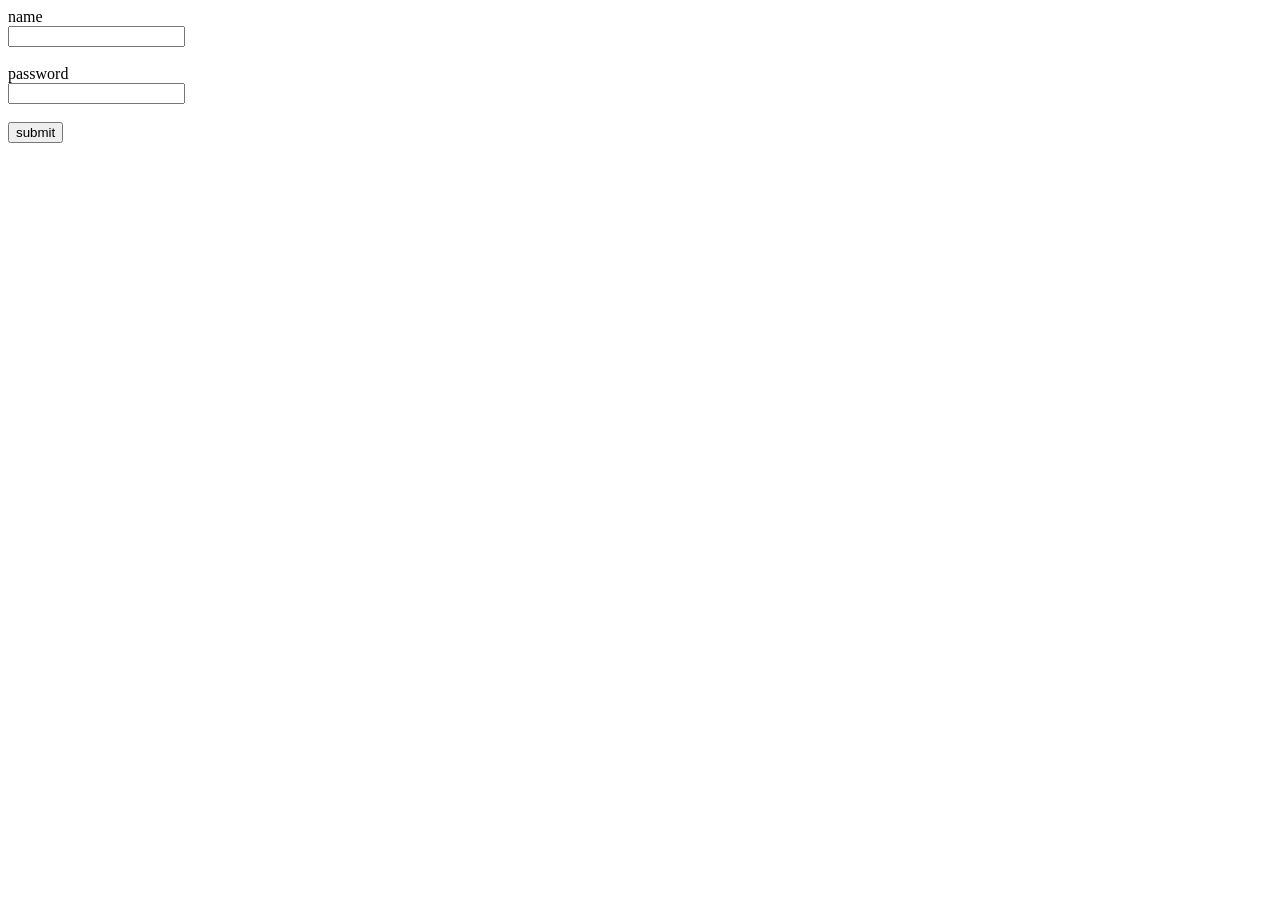
<file: input1.html>
<!DOCTYPE html>
<html lang="en">
<head>
   
    <title>login</title>
</head>
<body>
    <label>name</label><br>
    <input type="text" id="user"><br><br>

    <label>password</label><br>
    <input type="password" id="secret"><br><br>

    <button onclick="hi()">submit</button>

    <script>
        function hi() {
            let name= document.getElementById ("user").value;
            let password=document.getElementById ("secret").value;

            if(name == "admin" && password == 1234){
                console.log("success");
            }
            else{
                console.log("failed");
            }
        }
    </script>
    
</body>
</html>
</file>
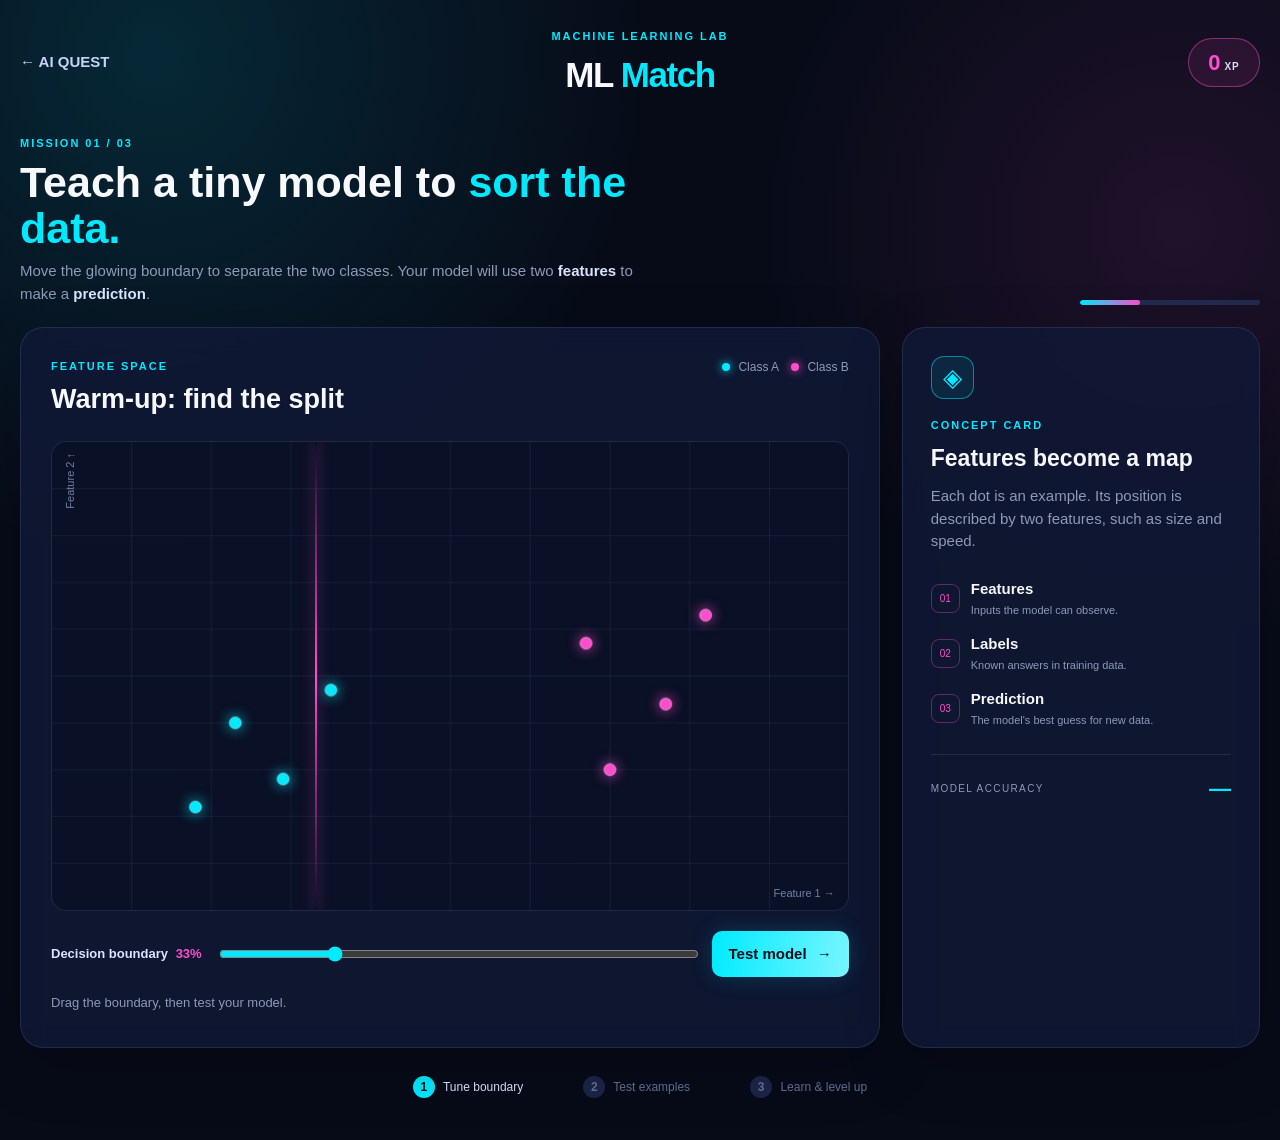
<file: ml-match.html>
<!DOCTYPE html>
<html lang="en">
<head>
<meta charset="UTF-8">
<meta name="viewport" content="width=device-width, initial-scale=1.0">
<meta name="description" content="ML Match - an interactive machine learning decision boundary game.">
<title>ML Match | AI QUEST</title>
<link rel="stylesheet" href="ml-match.css">
</head>
<body>
<main class="app-shell">
    <header class="topbar">
        <a class="back-link" href="index.html#games" aria-label="Back to AI Quest games">← AI QUEST</a>
        <div class="topbar-title">
            <span class="eyebrow">MACHINE LEARNING LAB</span>
            <h1>ML <span>Match</span></h1>
        </div>
        <div class="score-pill" aria-live="polite"><span id="score">0</span><small>XP</small></div>
    </header>

    <section class="intro-panel">
        <div>
            <p class="eyebrow">MISSION <span id="roundLabel">01 / 03</span></p>
            <h2>Teach a tiny model to <span>sort the data.</span></h2>
            <p class="intro-copy">Move the glowing boundary to separate the two classes. Your model will use two <strong>features</strong> to make a <strong>prediction</strong>.</p>
        </div>
        <div class="progress-track" aria-label="Mission progress"><span id="progressBar"></span></div>
    </section>

    <section class="game-layout">
        <div class="board-card">
            <div class="board-heading">
                <div>
                    <p class="eyebrow">FEATURE SPACE</p>
                    <h2 id="roundTitle">Warm-up: find the split</h2>
                </div>
                <div class="legend" aria-label="Class legend">
                    <span><i class="dot dot-cyan"></i> Class A</span>
                    <span><i class="dot dot-pink"></i> Class B</span>
                </div>
            </div>
            <div class="plot-wrap">
                <canvas id="plot" aria-label="Interactive two-dimensional feature space"></canvas>
                <div class="axis-label axis-x">Feature 1 →</div>
                <div class="axis-label axis-y">Feature 2 ↑</div>
                <div class="boundary-line" id="boundaryLine" aria-hidden="true"></div>
            </div>
            <div class="control-row">
                <label for="boundary">Decision boundary <output id="boundaryValue">50%</output></label>
                <input id="boundary" type="range" min="18" max="82" value="50" aria-label="Decision boundary position">
                <button class="primary-button" id="testButton">Test model <span>→</span></button>
            </div>
            <div class="feedback" id="feedback" role="status">Drag the boundary, then test your model.</div>
        </div>

        <aside class="lesson-card">
            <div class="lesson-icon">◈</div>
            <p class="eyebrow">CONCEPT CARD</p>
            <h2 id="conceptTitle">Features become a map</h2>
            <p id="conceptText">Each dot is an example. Its position is described by two features, such as size and speed.</p>
            <div class="concept-stack">
                <div><span class="mini-icon">01</span><p><strong>Features</strong><small>Inputs the model can observe.</small></p></div>
                <div><span class="mini-icon">02</span><p><strong>Labels</strong><small>Known answers in training data.</small></p></div>
                <div><span class="mini-icon">03</span><p><strong>Prediction</strong><small>The model's best guess for new data.</small></p></div>
            </div>
            <div class="accuracy-box"><span>MODEL ACCURACY</span><strong id="accuracy">—</strong></div>
        </aside>
    </section>

    <section class="how-to">
        <span class="step active"><b>1</b> Tune boundary</span>
        <span class="step"><b>2</b> Test examples</span>
        <span class="step"><b>3</b> Learn & level up</span>
    </section>
</main>
<div class="celebration" id="celebration" aria-hidden="true">
    <div class="celebration-card">
        <span class="success-mark">✓</span>
        <p class="eyebrow">MODEL TRAINED</p>
        <h2 id="celebrationTitle">Great split!</h2>
        <p id="celebrationText">Your model found a useful pattern.</p>
        <button class="primary-button" id="nextButton">Next mission <span>→</span></button>
    </div>
</div>
<script src="ml-match.js"></script>
</body>
</html>
</file>
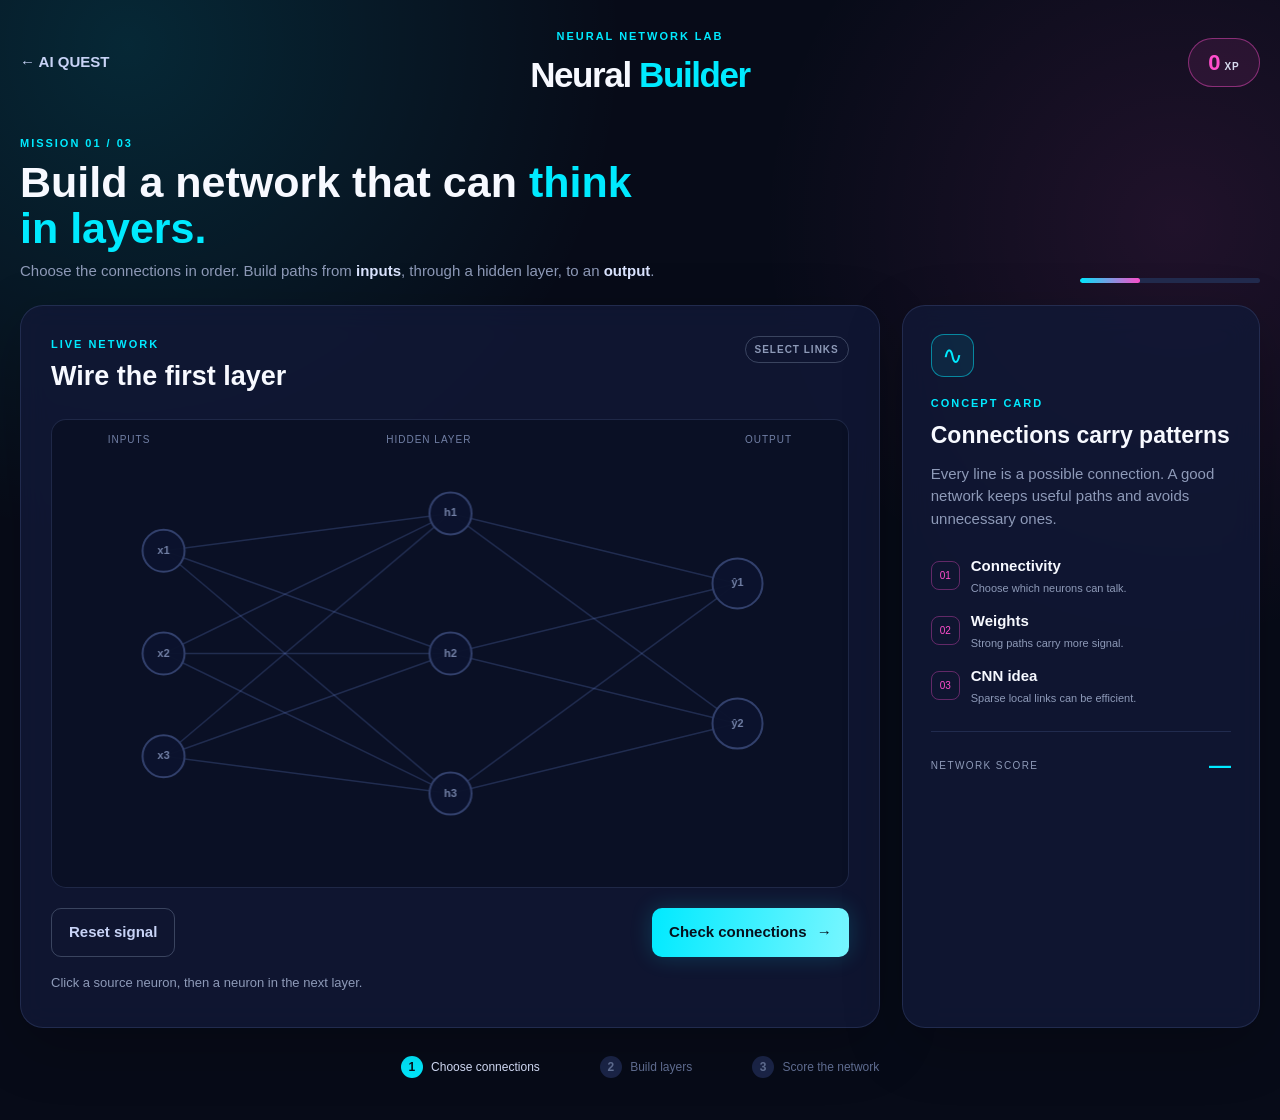
<file: neural-builder.html>
<!DOCTYPE html>
<html lang="en">
<head>
<meta charset="UTF-8">
<meta name="viewport" content="width=device-width, initial-scale=1.0">
<meta name="description" content="Neural Builder - an interactive neural network learning game.">
<title>Neural Builder | AI QUEST</title>
<link rel="stylesheet" href="neural-builder.css">
</head>
<body>
<main class="app-shell">
    <header class="topbar">
        <a class="back-link" href="index.html#games">← AI QUEST</a>
        <div class="topbar-title">
            <span class="eyebrow">NEURAL NETWORK LAB</span>
            <h1>Neural <span>Builder</span></h1>
        </div>
        <div class="score-pill"><span id="score">0</span><small>XP</small></div>
    </header>

    <section class="intro-panel">
        <div>
            <p class="eyebrow">MISSION <span id="roundLabel">01 / 03</span></p>
            <h2>Build a network that can <span>think in layers.</span></h2>
            <p class="intro-copy">Choose the connections in order. Build paths from <strong>inputs</strong>, through a hidden layer, to an <strong>output</strong>.</p>
        </div>
        <div class="progress-track" aria-label="Mission progress"><span id="progressBar"></span></div>
    </section>

    <section class="game-layout">
        <div class="network-card">
            <div class="card-heading">
                <div>
                    <p class="eyebrow">LIVE NETWORK</p>
                    <h2 id="roundTitle">Wire the first layer</h2>
                </div>
                <div class="signal-status" id="signalStatus">WAITING</div>
            </div>
            <div class="network-wrap">
                <canvas id="network" aria-label="Interactive neural network diagram"></canvas>
                <div class="layer-label input-label">INPUTS</div>
                <div class="layer-label hidden-label">HIDDEN LAYER</div>
                <div class="layer-label output-label">OUTPUT</div>
            </div>
            <div class="control-row">
                <button class="secondary-button" id="resetButton">Reset signal</button>
                <button class="primary-button" id="actionButton">Check connections <span>→</span></button>
            </div>
            <div class="feedback" id="feedback" role="status">Click the glowing paths you want to keep. You can change your mind before checking.</div>
        </div>

        <aside class="lesson-card">
            <div class="lesson-icon">∿</div>
            <p class="eyebrow">CONCEPT CARD</p>
            <h2 id="conceptTitle">Connections carry patterns</h2>
            <p id="conceptText">Every line is a possible connection. A good network keeps useful paths and avoids unnecessary ones.</p>
            <div class="concept-stack">
                <div><span class="mini-icon">01</span><p><strong>Connectivity</strong><small>Choose which neurons can talk.</small></p></div>
                <div><span class="mini-icon">02</span><p><strong>Weights</strong><small>Strong paths carry more signal.</small></p></div>
                <div><span class="mini-icon">03</span><p><strong>CNN idea</strong><small>Sparse local links can be efficient.</small></p></div>
            </div>
            <div class="confidence-box"><span>NETWORK SCORE</span><strong id="confidence">—</strong></div>
        </aside>
    </section>

    <section class="how-to">
        <span class="step active"><b>1</b> Choose connections</span>
        <span class="step"><b>2</b> Build layers</span>
        <span class="step"><b>3</b> Score the network</span>
    </section>
</main>

<div class="celebration" id="celebration" aria-hidden="true">
    <div class="celebration-card">
        <span class="success-mark">✓</span>
        <p class="eyebrow">NETWORK COMPLETE</p>
        <h2 id="celebrationTitle">Signal delivered!</h2>
        <p id="celebrationText">Your network passed information through every layer.</p>
        <button class="primary-button" id="nextButton">Next mission <span>→</span></button>
    </div>
</div>
<script src="neural-builder.js"></script>
</body>
</html>
</file>
<file: ml-match.css>
:root {
    --bg: #070b18;
    --panel: rgba(17, 25, 54, .82);
    --panel-solid: #111936;
    --cyan: #00eaff;
    --pink: #ff4ecd;
    --muted: #8e9ab8;
    --line: rgba(150, 174, 255, .14);
}

* { box-sizing: border-box; }
html { min-width: 320px; background: var(--bg); }
body {
    min-width: 320px;
    min-height: 100vh;
    margin: 0;
    overflow-x: hidden;
    color: #f7f9ff;
    font: 15px/1.5 Arial, sans-serif;
    background:
        radial-gradient(circle at 12% 5%, rgba(0, 234, 255, .13), transparent 31rem),
        radial-gradient(circle at 92% 20%, rgba(255, 78, 205, .1), transparent 26rem),
        var(--bg);
}
button, input { font: inherit; }
button { cursor: pointer; }
.app-shell { width: min(1240px, calc(100% - 40px)); margin: 0 auto; padding: 24px 0 42px; }
.topbar { display: grid; grid-template-columns: 1fr auto 1fr; align-items: center; gap: 20px; min-height: 76px; }
.back-link { color: #c8d3f6; text-decoration: none; font-weight: 700; }
.back-link:hover { color: var(--cyan); }
.topbar-title { text-align: center; }
.topbar-title h1 { margin: 2px 0 0; font-size: clamp(25px, 4vw, 35px); letter-spacing: -.04em; }
h1 span, h2 span { color: var(--cyan); }
.eyebrow { margin: 0; color: var(--cyan); font-size: 11px; font-weight: 800; letter-spacing: .18em; }
.score-pill { justify-self: end; min-width: 72px; padding: 7px 13px; border: 1px solid rgba(255, 78, 205, .45); border-radius: 30px; color: var(--pink); text-align: center; font-size: 22px; font-weight: 800; background: rgba(255, 78, 205, .09); }
.score-pill small { margin-left: 4px; color: #d7dcef; font-size: 10px; letter-spacing: .1em; }
.intro-panel { display: flex; align-items: end; justify-content: space-between; gap: 30px; margin: 34px 0 22px; }
.intro-panel h2 { max-width: 650px; margin: 7px 0 9px; font-size: clamp(27px, 4vw, 43px); line-height: 1.08; }
.intro-copy { max-width: 650px; margin: 0; color: var(--muted); }
.intro-copy strong { color: #dbe4ff; }
.progress-track { width: 180px; height: 5px; flex: 0 0 auto; overflow: hidden; border-radius: 10px; background: #222b4e; }
.progress-track span { display: block; width: 33%; height: 100%; border-radius: inherit; background: linear-gradient(90deg, var(--cyan), var(--pink)); transition: width .5s ease; }
.game-layout { display: grid; grid-template-columns: minmax(0, 1.8fr) minmax(275px, .75fr); gap: 22px; }
.board-card, .lesson-card { border: 1px solid var(--line); border-radius: 23px; background: var(--panel); box-shadow: 0 18px 60px rgba(0, 0, 0, .22); backdrop-filter: blur(14px); }
.board-card { min-width: 0; padding: clamp(18px, 3vw, 30px); }
.board-heading { display: flex; align-items: start; justify-content: space-between; gap: 15px; }
.board-heading h2 { margin: 4px 0 0; font-size: clamp(19px, 2.5vw, 27px); }
.legend { display: flex; flex-wrap: wrap; justify-content: end; gap: 12px; color: var(--muted); font-size: 12px; }
.legend span { white-space: nowrap; }
.dot { display: inline-block; width: 8px; height: 8px; margin-right: 5px; border-radius: 50%; }
.dot-cyan { background: var(--cyan); box-shadow: 0 0 10px var(--cyan); }
.dot-pink { background: var(--pink); box-shadow: 0 0 10px var(--pink); }
.plot-wrap { position: relative; width: 100%; aspect-ratio: 1.7 / 1; min-height: 280px; margin: 22px 0 20px; overflow: hidden; border: 1px solid rgba(126, 151, 227, .18); border-radius: 15px; background: #0a1025; }
#plot { display: block; width: 100%; height: 100%; }
.axis-label { position: absolute; color: #7280a6; font-size: 11px; pointer-events: none; }
.axis-x { right: 13px; bottom: 8px; }
.axis-y { top: 11px; left: 10px; writing-mode: vertical-rl; transform: rotate(180deg); }
.boundary-line { position: absolute; top: 0; bottom: 0; left: 50%; width: 2px; pointer-events: none; background: linear-gradient(180deg, transparent, var(--pink), transparent); box-shadow: 0 0 14px rgba(255, 78, 205, .65); transition: left .15s ease; }
.control-row { display: grid; grid-template-columns: auto minmax(90px, 1fr) auto; align-items: center; gap: 15px; }
.control-row label { color: #dbe4ff; font-size: 13px; font-weight: 700; }
output { margin-left: 4px; color: var(--pink); }
input[type=range] { width: 100%; accent-color: var(--cyan); }
.primary-button { border: 0; border-radius: 10px; padding: 12px 17px; color: #06101c; font-weight: 800; background: linear-gradient(100deg, var(--cyan), #78f6ff); box-shadow: 0 0 22px rgba(0, 234, 255, .18); transition: transform .2s ease, box-shadow .2s ease; }
.primary-button:hover { transform: translateY(-2px); box-shadow: 0 0 28px rgba(0, 234, 255, .4); }
.primary-button span { margin-left: 6px; }
.feedback { min-height: 24px; margin-top: 16px; color: var(--muted); font-size: 13px; }
.feedback.success { color: #79f6cf; }
.feedback.warning { color: #ffc477; }
.lesson-card { padding: 28px; }
.lesson-icon { display: grid; width: 43px; height: 43px; place-items: center; margin-bottom: 18px; border: 1px solid rgba(0, 234, 255, .5); border-radius: 13px; color: var(--cyan); font-size: 25px; background: rgba(0, 234, 255, .08); }
.lesson-card h2 { margin: 7px 0 10px; font-size: 23px; }
.lesson-card > p:not(.eyebrow) { margin: 0; color: var(--muted); }
.concept-stack { display: grid; gap: 14px; margin: 25px 0; }
.concept-stack > div { display: flex; gap: 11px; align-items: center; }
.mini-icon { display: grid; width: 29px; height: 29px; flex: 0 0 auto; place-items: center; border: 1px solid rgba(255, 78, 205, .35); border-radius: 8px; color: var(--pink); font-size: 10px; }
.concept-stack p { margin: 0; }
.concept-stack strong, .concept-stack small { display: block; }
.concept-stack small { margin-top: 2px; color: var(--muted); font-size: 11px; }
.accuracy-box { display: flex; align-items: center; justify-content: space-between; padding-top: 17px; border-top: 1px solid var(--line); color: var(--muted); font-size: 10px; letter-spacing: .14em; }
.accuracy-box strong { color: var(--cyan); font-size: 22px; letter-spacing: 0; }
.how-to { display: flex; justify-content: center; gap: clamp(14px, 5vw, 60px); margin: 28px 0 0; color: #637196; font-size: 12px; }
.step b { display: inline-grid; width: 22px; height: 22px; margin-right: 5px; place-items: center; border-radius: 50%; background: #1b2548; }
.step.active { color: #dbe4ff; }
.step.active b { color: #06101c; background: var(--cyan); }
.celebration { position: fixed; inset: 0; z-index: 4; display: grid; place-items: center; padding: 20px; visibility: hidden; opacity: 0; background: rgba(3, 5, 15, .78); backdrop-filter: blur(8px); transition: opacity .25s ease, visibility .25s ease; }
.celebration.open { visibility: visible; opacity: 1; }
.celebration-card { width: min(390px, 100%); padding: 34px; border: 1px solid rgba(0, 234, 255, .5); border-radius: 22px; text-align: center; background: var(--panel-solid); box-shadow: 0 0 70px rgba(0, 234, 255, .17); transform: translateY(15px); transition: transform .3s ease; }
.celebration.open .celebration-card { transform: translateY(0); }
.success-mark { display: grid; width: 54px; height: 54px; margin: 0 auto 16px; place-items: center; border-radius: 50%; color: #04141a; font-size: 29px; background: var(--cyan); box-shadow: 0 0 25px rgba(0, 234, 255, .5); }
.celebration-card h2 { margin: 7px 0; }
.celebration-card p:not(.eyebrow) { margin: 0 0 22px; color: var(--muted); }
@media (max-width: 820px) { .game-layout { grid-template-columns: 1fr; } .lesson-card { display: grid; grid-template-columns: auto 1fr; column-gap: 17px; } .lesson-icon { grid-row: span 2; } .lesson-card > p:not(.eyebrow), .concept-stack, .accuracy-box { grid-column: 1 / -1; } .lesson-card .eyebrow { align-self: end; } }
@media (max-width: 560px) { .app-shell { width: min(100% - 24px, 1240px); padding-top: 12px; } .topbar { grid-template-columns: 1fr auto; } .topbar-title { grid-column: 1 / -1; grid-row: 1; } .back-link, .score-pill { grid-row: 2; } .intro-panel { display: block; } .progress-track { width: 100%; margin-top: 19px; } .plot-wrap { min-height: 230px; } .control-row { grid-template-columns: 1fr auto; } .control-row input { grid-column: 1 / -1; grid-row: 2; } .how-to { gap: 8px; justify-content: space-between; font-size: 10px; } }
</file>
<file: neural-builder.css>
:root {
    --bg: #070b18;
    --panel: rgba(17, 25, 54, .84);
    --panel-solid: #111936;
    --cyan: #00eaff;
    --pink: #ff4ecd;
    --muted: #8e9ab8;
    --line: rgba(150, 174, 255, .14);
}
* { box-sizing: border-box; }
html, body { min-width: 320px; background: var(--bg); }
body { min-height: 100vh; margin: 0; overflow-x: hidden; color: #f7f9ff; font: 15px/1.5 Arial, sans-serif; background: radial-gradient(circle at 10% 4%, rgba(0,234,255,.13), transparent 31rem), radial-gradient(circle at 92% 20%, rgba(255,78,205,.1), transparent 26rem), var(--bg); }
button { font: inherit; cursor: pointer; }
.app-shell { width: min(1240px, calc(100% - 40px)); margin: 0 auto; padding: 24px 0 42px; }
.topbar { display: grid; grid-template-columns: 1fr auto 1fr; align-items: center; gap: 20px; min-height: 76px; }
.back-link { color: #c8d3f6; text-decoration: none; font-weight: 700; }
.back-link:hover { color: var(--cyan); }
.topbar-title { text-align: center; }
.topbar-title h1 { margin: 2px 0 0; font-size: clamp(25px, 4vw, 35px); letter-spacing: -.04em; }
h1 span, h2 span { color: var(--cyan); }
.eyebrow { margin: 0; color: var(--cyan); font-size: 11px; font-weight: 800; letter-spacing: .18em; }
.score-pill { justify-self: end; min-width: 72px; padding: 7px 13px; border: 1px solid rgba(255,78,205,.45); border-radius: 30px; color: var(--pink); text-align: center; font-size: 22px; font-weight: 800; background: rgba(255,78,205,.09); }
.score-pill small { margin-left: 4px; color: #d7dcef; font-size: 10px; letter-spacing: .1em; }
.intro-panel { display: flex; align-items: end; justify-content: space-between; gap: 30px; margin: 34px 0 22px; }
.intro-panel h2 { max-width: 650px; margin: 7px 0 9px; font-size: clamp(27px, 4vw, 43px); line-height: 1.08; }
.intro-copy { max-width: 650px; margin: 0; color: var(--muted); }
.intro-copy strong { color: #dbe4ff; }
.progress-track { width: 180px; height: 5px; flex: 0 0 auto; overflow: hidden; border-radius: 10px; background: #222b4e; }
.progress-track span { display: block; width: 33%; height: 100%; border-radius: inherit; background: linear-gradient(90deg, var(--cyan), var(--pink)); transition: width .5s ease; }
.game-layout { display: grid; grid-template-columns: minmax(0, 1.8fr) minmax(275px, .75fr); gap: 22px; }
.network-card, .lesson-card { border: 1px solid var(--line); border-radius: 23px; background: var(--panel); box-shadow: 0 18px 60px rgba(0,0,0,.22); backdrop-filter: blur(14px); }
.network-card { min-width: 0; padding: clamp(18px, 3vw, 30px); }
.card-heading { display: flex; align-items: start; justify-content: space-between; gap: 15px; }
.card-heading h2 { margin: 4px 0 0; font-size: clamp(19px, 2.5vw, 27px); }
.signal-status { padding: 5px 9px; border: 1px solid rgba(142,154,184,.35); border-radius: 20px; color: var(--muted); font-size: 10px; font-weight: 800; letter-spacing: .1em; }
.signal-status.active { border-color: var(--cyan); color: var(--cyan); box-shadow: 0 0 14px rgba(0,234,255,.2); }
.network-wrap { position: relative; width: 100%; aspect-ratio: 1.7 / 1; min-height: 280px; margin: 22px 0 20px; overflow: hidden; border: 1px solid rgba(126,151,227,.18); border-radius: 15px; background: #0a1025; }
#network { display: block; width: 100%; height: 100%; cursor: crosshair; }
.layer-label { position: absolute; top: 12px; color: #7280a6; font-size: 10px; letter-spacing: .1em; pointer-events: none; }
.input-label { left: 7%; }
.hidden-label { left: 42%; }
.output-label { right: 7%; }
.control-row { display: flex; justify-content: space-between; gap: 12px; }
.primary-button, .secondary-button { border-radius: 10px; padding: 12px 17px; font-weight: 800; transition: transform .2s ease, box-shadow .2s ease; }
.primary-button { border: 0; color: #06101c; background: linear-gradient(100deg, var(--cyan), #78f6ff); box-shadow: 0 0 22px rgba(0,234,255,.18); }
.secondary-button { border: 1px solid rgba(142,154,184,.35); color: #c8d3f6; background: transparent; }
.primary-button:hover, .secondary-button:hover { transform: translateY(-2px); }
.primary-button span { margin-left: 6px; }
.feedback { min-height: 24px; margin-top: 16px; color: var(--muted); font-size: 13px; }
.feedback.success { color: #79f6cf; }
.feedback.warning { color: #ffc477; }
.lesson-card { padding: 28px; }
.lesson-icon { display: grid; width: 43px; height: 43px; place-items: center; margin-bottom: 18px; border: 1px solid rgba(0,234,255,.5); border-radius: 13px; color: var(--cyan); font-size: 25px; background: rgba(0,234,255,.08); }
.lesson-card h2 { margin: 7px 0 10px; font-size: 23px; }
.lesson-card > p:not(.eyebrow) { margin: 0; color: var(--muted); }
.concept-stack { display: grid; gap: 14px; margin: 25px 0; }
.concept-stack > div { display: flex; gap: 11px; align-items: center; }
.mini-icon { display: grid; width: 29px; height: 29px; flex: 0 0 auto; place-items: center; border: 1px solid rgba(255,78,205,.35); border-radius: 8px; color: var(--pink); font-size: 10px; }
.concept-stack p { margin: 0; }
.concept-stack strong, .concept-stack small { display: block; }
.concept-stack small { margin-top: 2px; color: var(--muted); font-size: 11px; }
.confidence-box { display: flex; align-items: center; justify-content: space-between; padding-top: 17px; border-top: 1px solid var(--line); color: var(--muted); font-size: 10px; letter-spacing: .14em; }
.confidence-box strong { color: var(--cyan); font-size: 22px; letter-spacing: 0; }
.how-to { display: flex; justify-content: center; gap: clamp(14px, 5vw, 60px); margin: 28px 0 0; color: #637196; font-size: 12px; }
.step b { display: inline-grid; width: 22px; height: 22px; margin-right: 5px; place-items: center; border-radius: 50%; background: #1b2548; }
.step.active { color: #dbe4ff; }
.step.active b { color: #06101c; background: var(--cyan); }
.celebration { position: fixed; inset: 0; z-index: 4; display: grid; place-items: center; padding: 20px; visibility: hidden; opacity: 0; background: rgba(3,5,15,.78); backdrop-filter: blur(8px); transition: opacity .25s ease, visibility .25s ease; }
.celebration.open { visibility: visible; opacity: 1; }
.celebration-card { width: min(390px, 100%); padding: 34px; border: 1px solid rgba(0,234,255,.5); border-radius: 22px; text-align: center; background: var(--panel-solid); box-shadow: 0 0 70px rgba(0,234,255,.17); transform: translateY(15px); transition: transform .3s ease; }
.celebration.open .celebration-card { transform: translateY(0); }
.success-mark { display: grid; width: 54px; height: 54px; margin: 0 auto 16px; place-items: center; border-radius: 50%; color: #04141a; font-size: 29px; background: var(--cyan); box-shadow: 0 0 25px rgba(0,234,255,.5); }
.celebration-card h2 { margin: 7px 0; }
.celebration-card p:not(.eyebrow) { margin: 0 0 22px; color: var(--muted); }
@media (max-width: 820px) { .game-layout { grid-template-columns: 1fr; } .lesson-card { display: grid; grid-template-columns: auto 1fr; column-gap: 17px; } .lesson-icon { grid-row: span 2; } .lesson-card > p:not(.eyebrow), .concept-stack, .confidence-box { grid-column: 1 / -1; } .lesson-card .eyebrow { align-self: end; } }
@media (max-width: 560px) { .app-shell { width: min(100% - 24px, 1240px); padding-top: 12px; } .topbar { grid-template-columns: 1fr auto; } .topbar-title { grid-column: 1 / -1; grid-row: 1; } .back-link, .score-pill { grid-row: 2; } .intro-panel { display: block; } .progress-track { width: 100%; margin-top: 19px; } .network-wrap { min-height: 230px; } .control-row { display: grid; grid-template-columns: 1fr 1fr; } .control-row button { min-width: 0; padding-inline: 8px; } .how-to { gap: 8px; justify-content: space-between; font-size: 10px; } }
</file>
